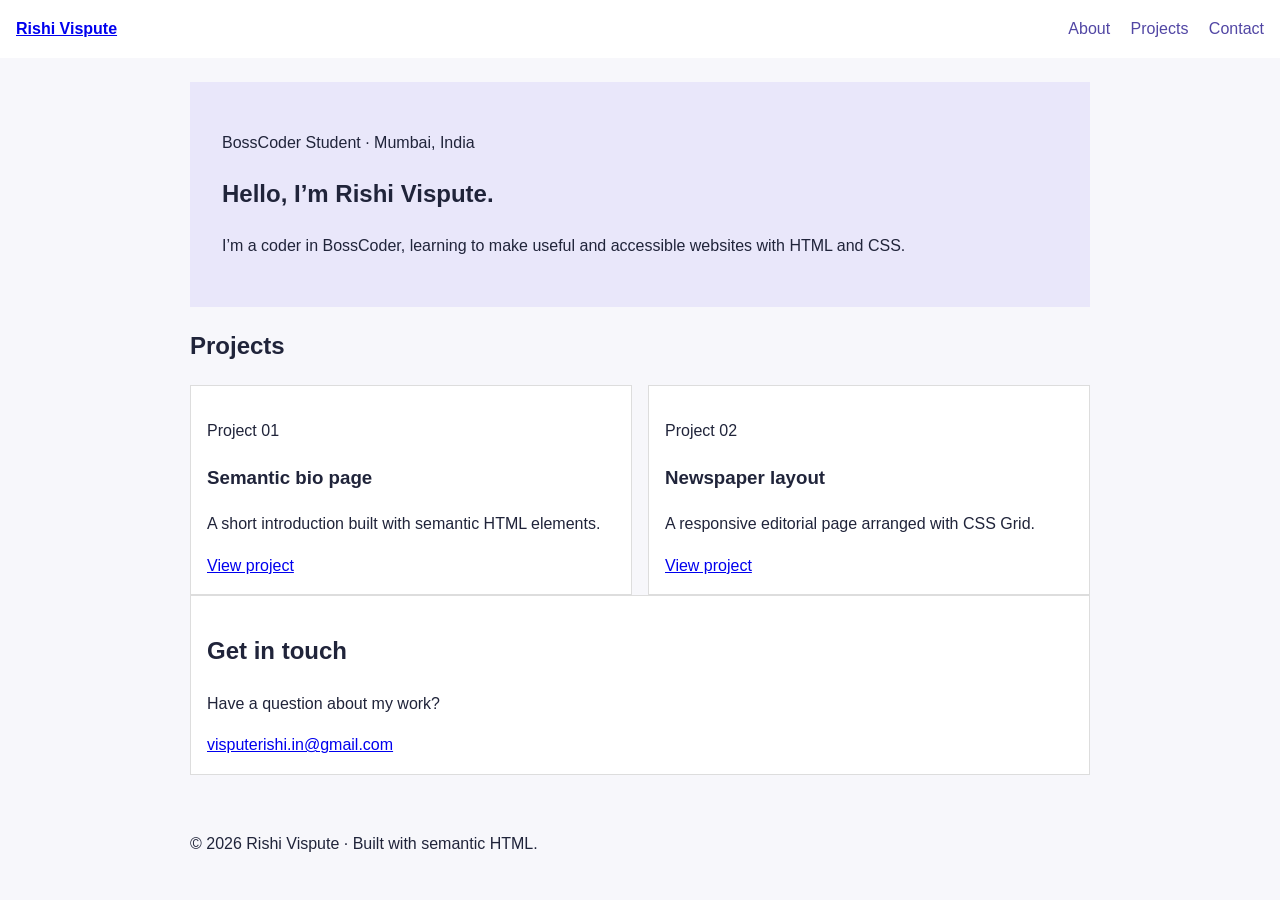
<file: Module2/P6/index.html>
<!doctype html>
<html lang="en">
  <head>
    <meta charset="utf-8">
    <meta name="viewport" content="width=device-width, initial-scale=1">
    <meta name="description" content="A semantic HTML portfolio page for Rishi Vispute, a BossCoder student in Mumbai, India.">
    <title>Rishi Vispute | Portfolio</title>
    <link rel="stylesheet" href="styles.css">
  </head>
  <body>
    <header class="site-header">
      <a class="wordmark" href="#home">Rishi Vispute</a>
      <nav aria-label="Main navigation">
        <a href="#about">About</a>
        <a href="#projects">Projects</a>
        <a href="#contact">Contact</a>
      </nav>
    </header>
    <main id="home">
      <section class="intro" id="about" aria-labelledby="intro-title">
        <p class="eyebrow">BossCoder Student · Mumbai, India</p>
        <h1 id="intro-title">Hello, I’m Rishi Vispute.</h1>
        <p>I’m a coder in BossCoder, learning to make useful and accessible websites with HTML and CSS.</p>
      </section>
      <section id="projects" aria-labelledby="projects-title">
        <h2 id="projects-title">Projects</h2>
        <div class="project-list">
          <article class="project">
            <p class="eyebrow">Project 01</p>
            <h3>Semantic bio page</h3>
            <p>A short introduction built with semantic HTML elements.</p>
            <a href="../P5/bio.html">View project</a>
          </article>
          <article class="project">
            <p class="eyebrow">Project 02</p>
            <h3>Newspaper layout</h3>
            <p>A responsive editorial page arranged with CSS Grid.</p>
            <a href="../../Module3/P11/index.html">View project</a>
          </article>
        </div>
      </section>
      <section class="contact" id="contact" aria-labelledby="contact-title">
        <h2 id="contact-title">Get in touch</h2>
        <p>Have a question about my work?</p>
        <a href="mailto:visputerishi.in@gmail.com">visputerishi.in@gmail.com</a>
      </section>
    </main>
    <footer><p>© 2026 Rishi Vispute · Built with semantic HTML.</p></footer>
  </body>
</html>
</file>
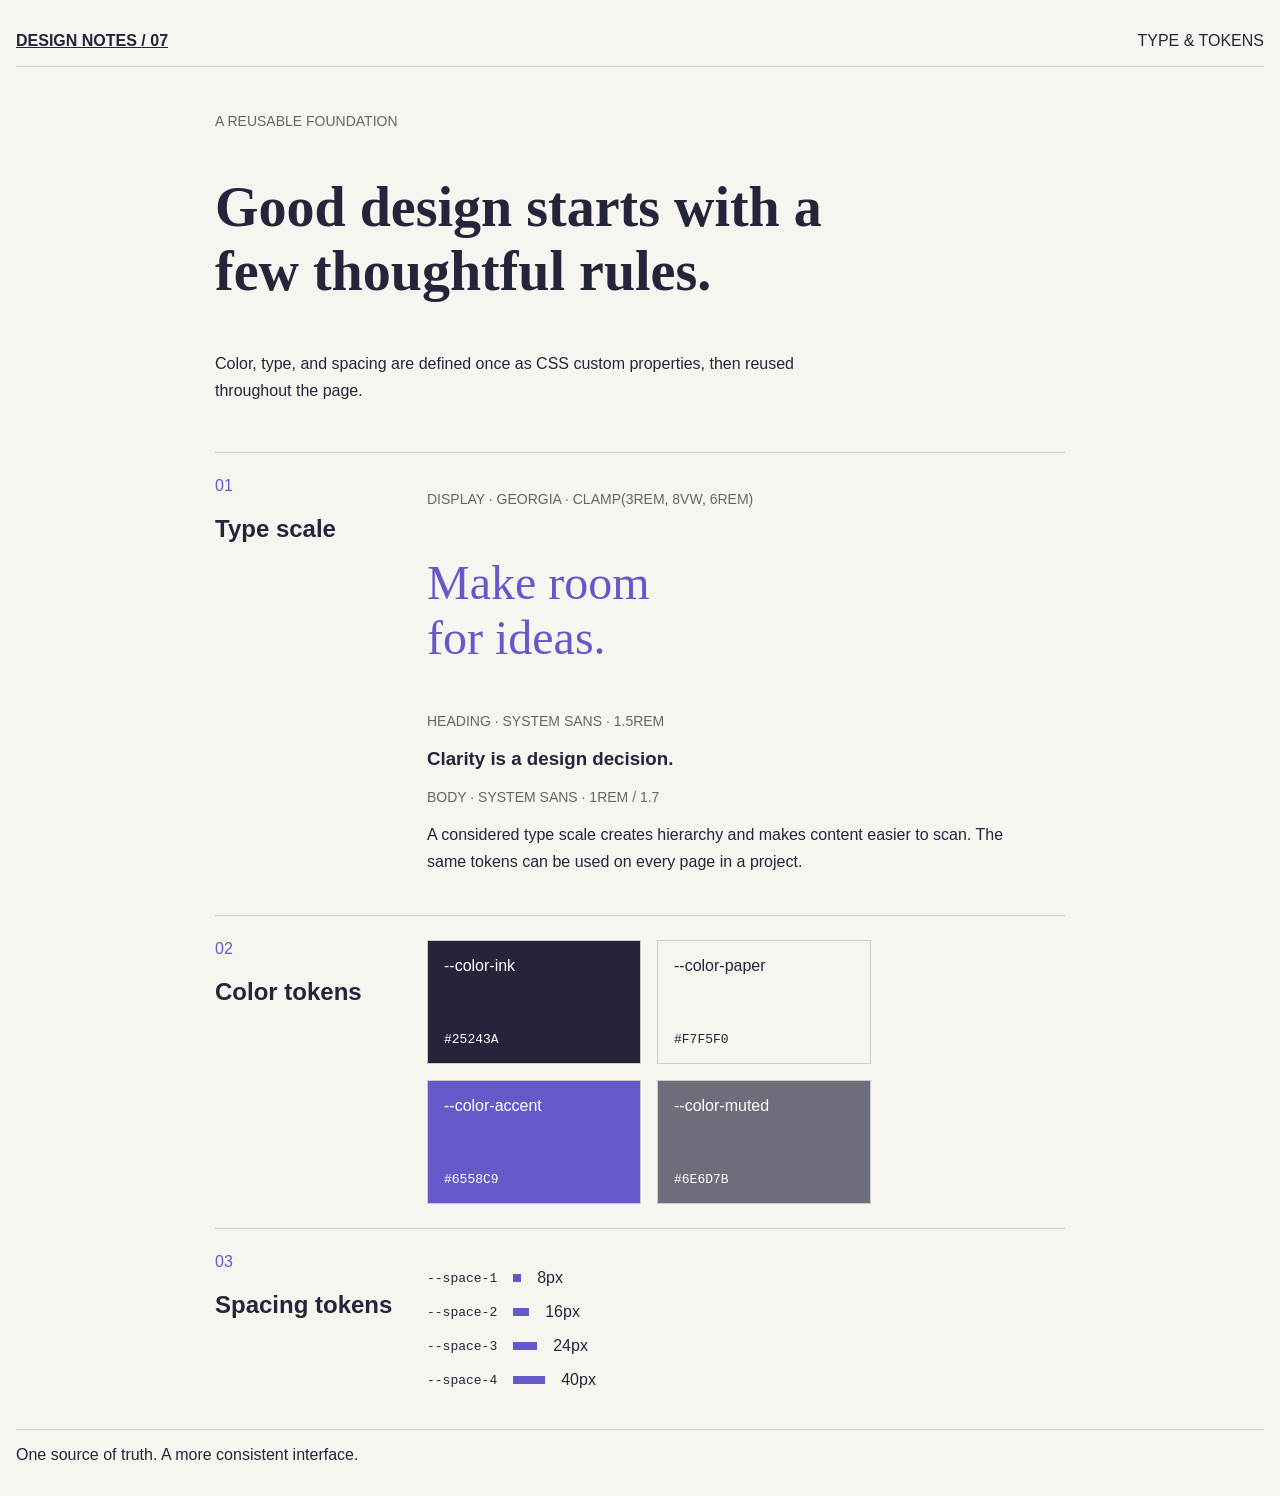
<file: Module2/P7/index.html>
<!doctype html>
<html lang="en">
  <head>
    <meta charset="utf-8">
    <meta name="viewport" content="width=device-width, initial-scale=1">
    <meta name="description" content="A small design system demonstrating CSS custom properties and typography.">
    <title>Design System | P7</title>
    <link rel="stylesheet" href="styles.css">
  </head>
  <body>
    <header class="topbar"><a href="#top">DESIGN NOTES <span>/ 07</span></a><span>TYPE & TOKENS</span></header>
    <main id="top">
      <section class="intro">
        <p class="eyebrow">A reusable foundation</p>
        <h1>Good design starts with a few thoughtful rules.</h1>
        <p class="lede">Color, type, and spacing are defined once as CSS custom properties, then reused throughout the page.</p>
      </section>
      <section class="specimen" aria-labelledby="type-title">
        <div class="section-label"><span>01</span><h2 id="type-title">Type scale</h2></div>
        <div class="type-sample">
          <p class="label">Display · Georgia · clamp(3rem, 8vw, 6rem)</p>
          <p class="type-display">Make room<br>for ideas.</p>
          <p class="label">Heading · system sans · 1.5rem</p>
          <h3>Clarity is a design decision.</h3>
          <p class="label">Body · system sans · 1rem / 1.7</p>
          <p class="body-sample">A considered type scale creates hierarchy and makes content easier to scan. The same tokens can be used on every page in a project.</p>
        </div>
      </section>
      <section class="specimen" aria-labelledby="color-title">
        <div class="section-label"><span>02</span><h2 id="color-title">Color tokens</h2></div>
        <div class="swatches">
          <div class="swatch ink"><span>--color-ink</span><code>#25243A</code></div>
          <div class="swatch paper"><span>--color-paper</span><code>#F7F5F0</code></div>
          <div class="swatch accent"><span>--color-accent</span><code>#6558C9</code></div>
          <div class="swatch muted"><span>--color-muted</span><code>#6E6D7B</code></div>
        </div>
      </section>
      <section class="specimen" aria-labelledby="spacing-title">
        <div class="section-label"><span>03</span><h2 id="spacing-title">Spacing tokens</h2></div>
        <div class="spacing-list"><p><code>--space-1</code><span class="space-bar space-1"></span><span>8px</span></p><p><code>--space-2</code><span class="space-bar space-2"></span><span>16px</span></p><p><code>--space-3</code><span class="space-bar space-3"></span><span>24px</span></p><p><code>--space-4</code><span class="space-bar space-4"></span><span>40px</span></p></div>
      </section>
    </main>
    <footer>One source of truth. A more consistent interface.</footer>
  </body>
</html>
</file>
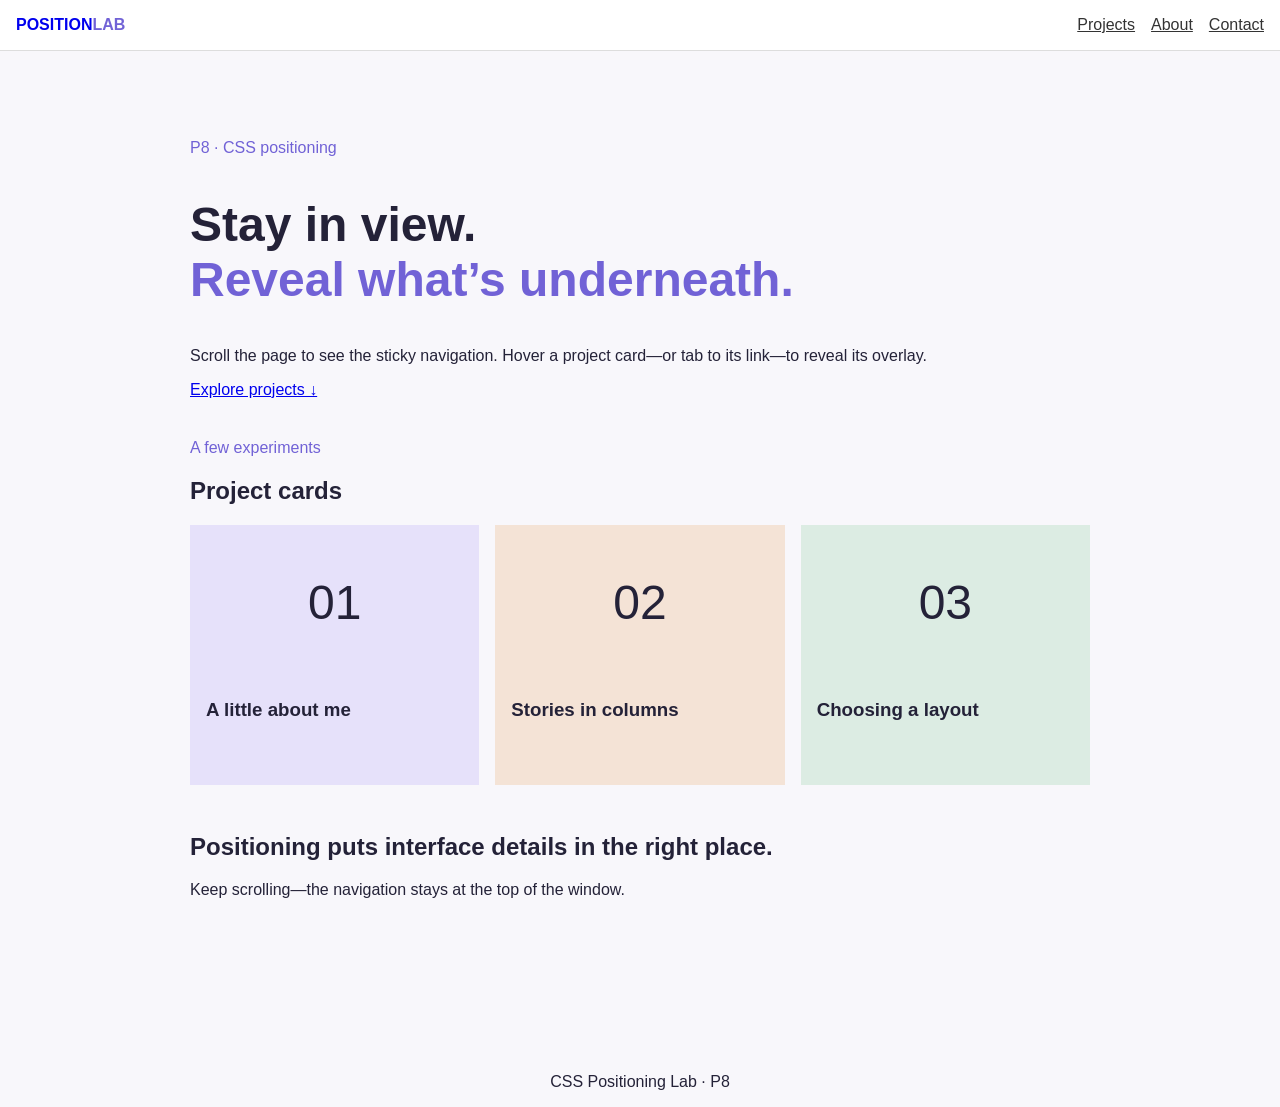
<file: Module2/P8/index.html>
<!doctype html>
<html lang="en">
  <head>
    <meta charset="utf-8">
    <meta name="viewport" content="width=device-width, initial-scale=1">
    <meta name="description" content="A sticky navigation bar and keyboard-accessible project card overlays.">
    <title>Positioning Lab | P8</title>
    <link rel="stylesheet" href="styles.css">
  </head>
  <body>
    <header class="site-header">
      <a class="logo" href="#home">POSITION<span>LAB</span></a>
      <nav aria-label="Main navigation"><a href="#projects">Projects</a><a href="#about">About</a><a href="#contact">Contact</a></nav>
    </header>
    <main id="home">
      <section class="hero">
        <p class="eyebrow">P8 · CSS positioning</p>
        <h1>Stay in view.<br><span>Reveal what’s underneath.</span></h1>
        <p>Scroll the page to see the sticky navigation. Hover a project card—or tab to its link—to reveal its overlay.</p>
        <a class="jump-link" href="#projects">Explore projects ↓</a>
      </section>
      <section class="projects" id="projects" aria-labelledby="projects-heading">
        <p class="eyebrow">A few experiments</p>
        <h2 id="projects-heading">Project cards</h2>
        <div class="card-grid">
          <article class="project-card card-one">
            <div class="art"><span>01</span></div>
            <div class="overlay"><p>HTML · PAGE DESIGN</p><h3>Bio page</h3><p>A clear introduction built with semantic HTML.</p><a href="../P5/bio.html">Open exercise ↗</a></div>
            <h3 class="caption">A little about me</h3>
          </article>
          <article class="project-card card-two">
            <div class="art"><span>02</span></div>
            <div class="overlay"><p>CSS · GRID</p><h3>Editorial layout</h3><p>A newspaper page arranged with named grid areas.</p><a href="../../Module3/P11/index.html">Open exercise ↗</a></div>
            <h3 class="caption">Stories in columns</h3>
          </article>
          <article class="project-card card-three">
            <div class="art"><span>03</span></div>
            <div class="overlay"><p>CSS · LAYOUT</p><h3>Flex or Grid?</h3><p>A responsive comparison of two layout systems.</p><a href="../../Module3/P13/index.html">Open exercise ↗</a></div>
            <h3 class="caption">Choosing a layout</h3>
          </article>
        </div>
      </section>
      <section class="more" id="about"><h2 id="contact">Positioning puts interface details in the right place.</h2><p>Keep scrolling—the navigation stays at the top of the window.</p></section>
    </main>
    <footer>CSS Positioning Lab · P8</footer>
  </body>
</html>
</file>
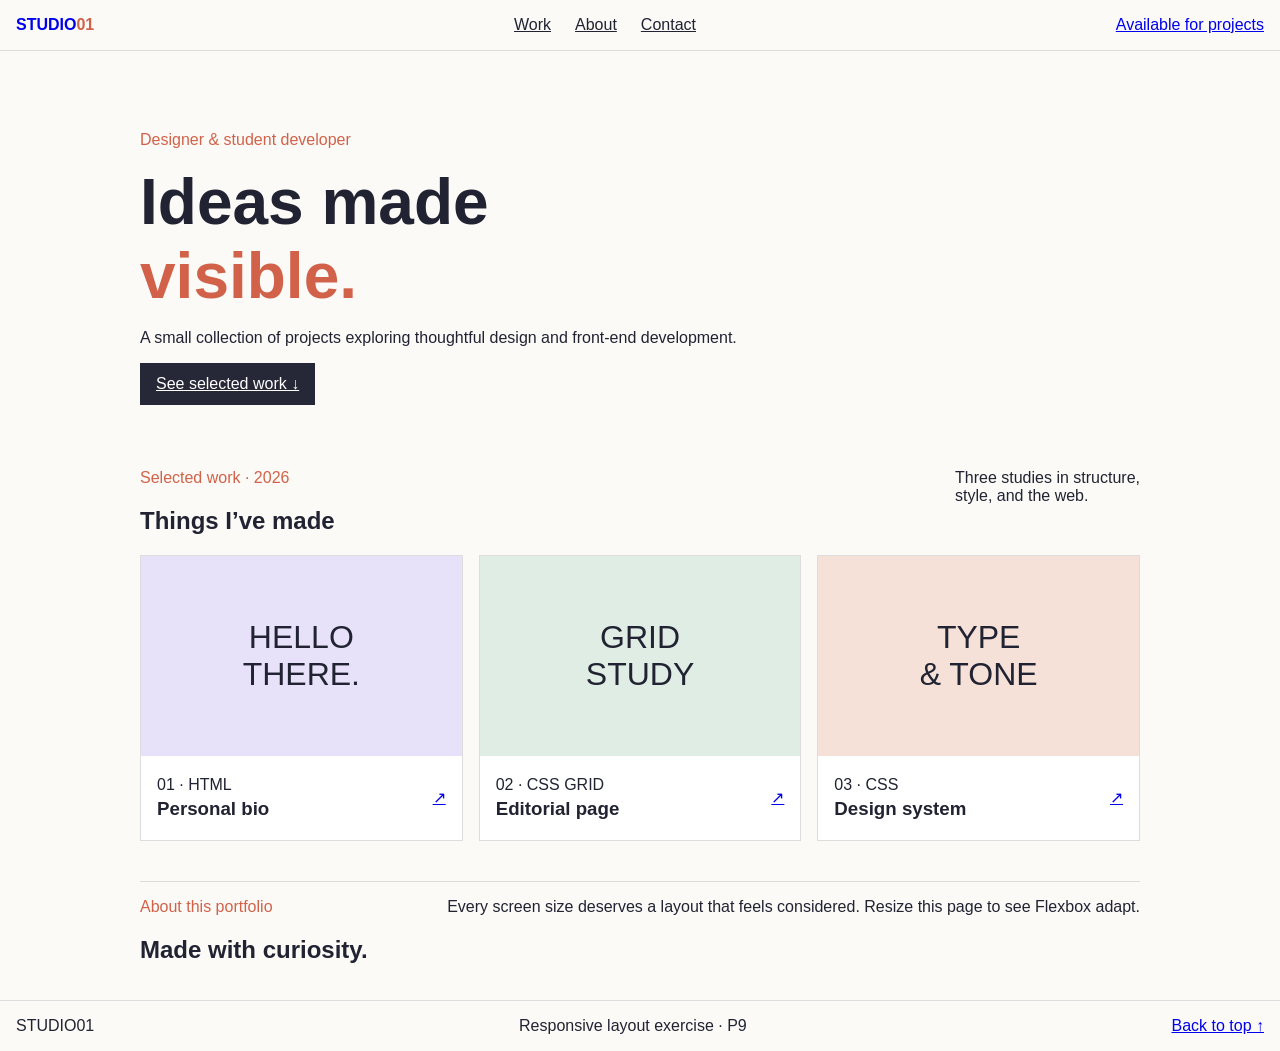
<file: Module2/P9/index.html>
<!doctype html>
<html lang="en">
  <head>
    <meta charset="utf-8">
    <meta name="viewport" content="width=device-width, initial-scale=1">
    <meta name="description" content="A responsive portfolio navigation and project card layout using Flexbox.">
    <title>Flexbox Portfolio | P9</title>
    <link rel="stylesheet" href="styles.css">
  </head>
  <body>
    <header class="site-header">
      <a class="brand" href="#home">STUDIO<span>01</span></a>
      <nav aria-label="Main navigation"><a href="#work">Work</a><a href="#about">About</a><a href="#contact">Contact</a></nav>
      <a class="availability" href="#contact"><span></span> Available for projects</a>
    </header>
    <main id="home">
      <section class="hero">
        <p class="eyebrow">Designer & student developer</p>
        <h1>Ideas made<br><span>visible.</span></h1>
        <p>A small collection of projects exploring thoughtful design and front-end development.</p>
        <a class="button" href="#work">See selected work ↓</a>
      </section>
      <section class="work" id="work" aria-labelledby="work-title">
        <div class="section-heading"><div><p class="eyebrow">Selected work · 2026</p><h2 id="work-title">Things I’ve made</h2></div><p>Three studies in structure,<br>style, and the web.</p></div>
        <div class="project-list">
          <article class="project-card">
            <div class="art art-one"><span>HELLO<br>THERE.</span></div>
            <div class="card-info"><div><p>01 · HTML</p><h3>Personal bio</h3></div><a href="../P5/bio.html" aria-label="View the personal bio exercise">↗</a></div>
          </article>
          <article class="project-card">
            <div class="art art-two"><span class="shape"></span><span>GRID<br>STUDY</span></div>
            <div class="card-info"><div><p>02 · CSS GRID</p><h3>Editorial page</h3></div><a href="../../Module3/P11/index.html" aria-label="View the editorial page exercise">↗</a></div>
          </article>
          <article class="project-card">
            <div class="art art-three"><span>TYPE<br>& TONE</span></div>
            <div class="card-info"><div><p>03 · CSS</p><h3>Design system</h3></div><a href="../P7/index.html" aria-label="View the design system exercise">↗</a></div>
          </article>
        </div>
      </section>
      <section class="contact" id="about"><div><p class="eyebrow">About this portfolio</p><h2 id="contact">Made with curiosity.</h2></div><p>Every screen size deserves a layout that feels considered. Resize this page to see Flexbox adapt.</p></section>
    </main>
    <footer><span>STUDIO01</span><span>Responsive layout exercise · P9</span><a href="#home">Back to top ↑</a></footer>
  </body>
</html>
</file>
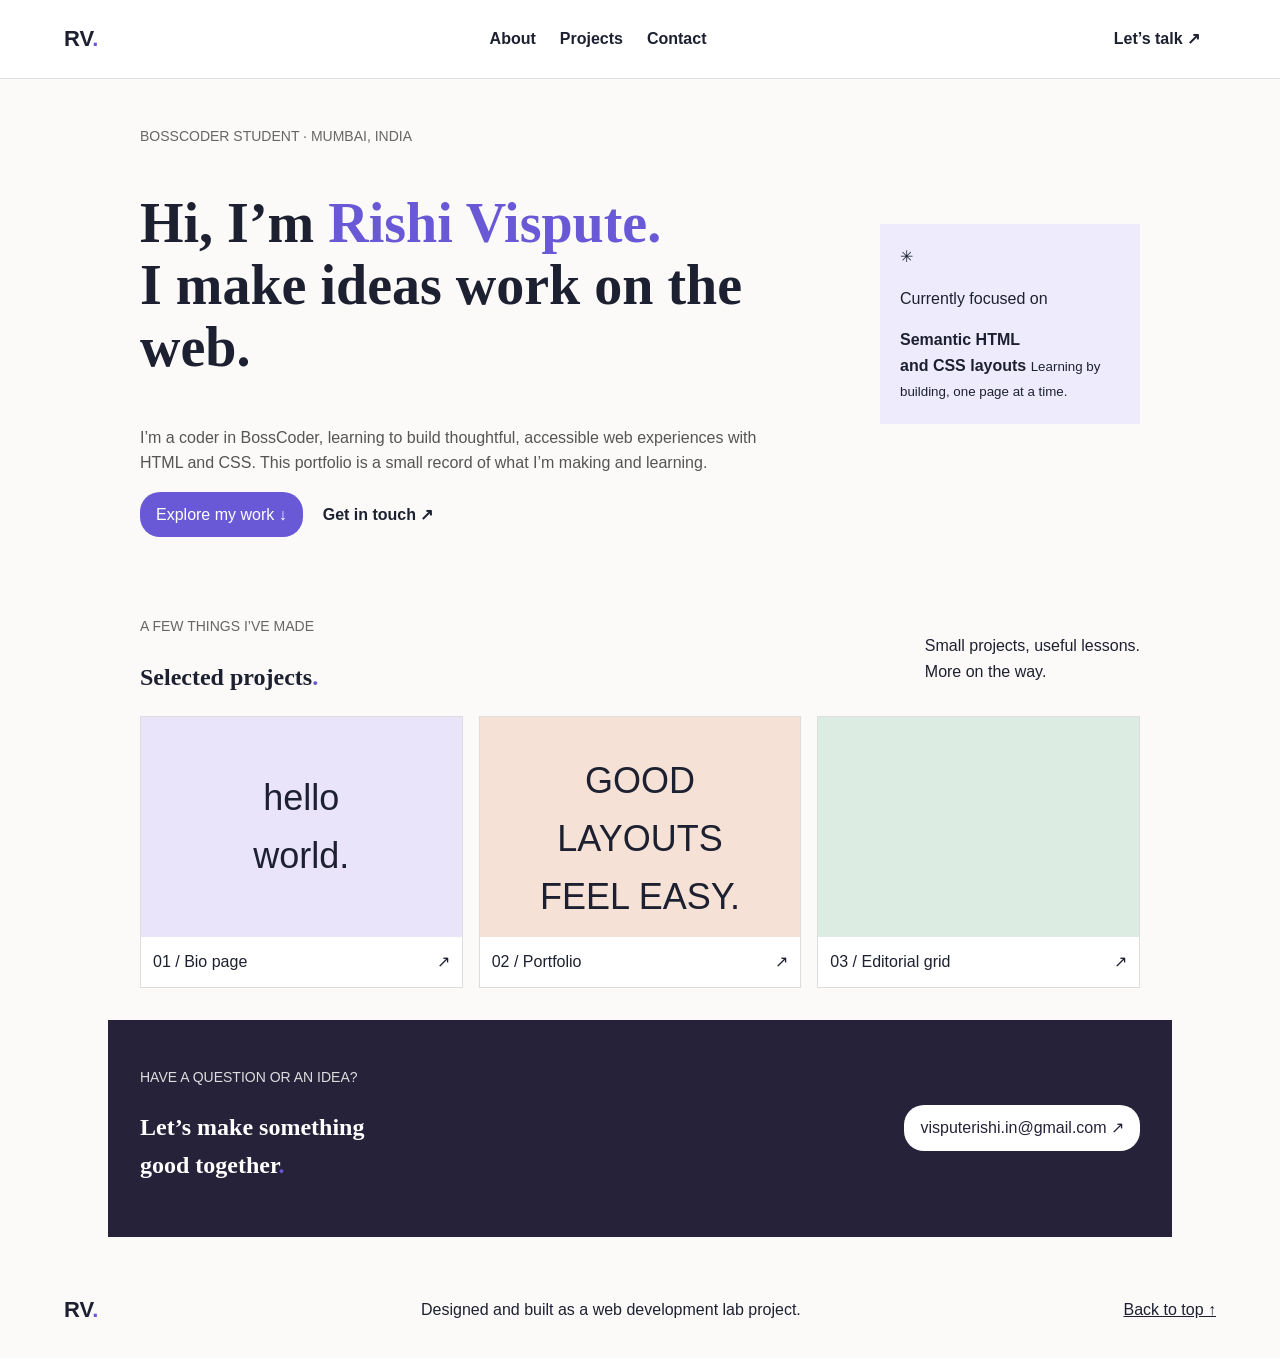
<file: Module2/portfolio/index.html>
<!doctype html>
<html lang="en">
  <head>
    <meta charset="utf-8">
    <meta name="viewport" content="width=device-width, initial-scale=1">
    <meta name="description" content="The portfolio of Rishi Vispute, a BossCoder student and coder in Mumbai, India.">
    <title>Rishi Vispute | Portfolio</title>
    <link rel="stylesheet" href="styles.css">
  </head>
  <body>
    <header class="site-header">
      <a class="brand" href="#home" aria-label="Rishi Vispute, home">RV<span>.</span></a>
      <nav class="site-nav" aria-label="Main navigation">
        <a href="#about">About</a>
        <a href="#projects">Projects</a>
        <a href="#contact">Contact</a>
      </nav>
      <a class="header-link" href="#contact">Let’s talk <span aria-hidden="true">↗</span></a>
    </header>

    <main id="home">
      <section class="hero section-wrap" id="about" aria-labelledby="hero-title">
        <div class="hero-copy">
          <p class="eyebrow">
            <span class="status-dot"></span>
            BossCoder Student · Mumbai, India
          </p>
          <h1 id="hero-title">Hi, I’m <span>Rishi Vispute.</span><br>I make ideas work on the web.</h1>
          <p class="hero-description">I’m a coder in BossCoder, learning to build thoughtful, accessible web experiences with HTML and CSS. This portfolio is a small record of what I’m making and learning.</p>
          <div class="hero-actions">
            <a class="button button-primary" href="#projects">Explore my work <span aria-hidden="true">↓</span></a>
            <a class="text-link" href="#contact">Get in touch <span aria-hidden="true">↗</span></a>
          </div>
        </div>
        <aside class="hero-note" aria-label="Current focus">
          <span class="note-mark" aria-hidden="true">✳</span>
          <p>Currently focused on</p>
          <strong>Semantic HTML<br>and CSS layouts</strong>
          <span class="note-line"></span>
          <small>Learning by building, one page at a time.</small>
        </aside>
      </section>

      <section class="projects section-wrap" id="projects" aria-labelledby="projects-title">
        <div class="section-heading">
          <div>
            <p class="eyebrow">A few things I’ve made</p>
            <h2 id="projects-title">Selected projects<span class="accent">.</span></h2>
          </div>
          <p class="section-aside">Small projects, useful lessons.<br>More on the way.</p>
        </div>
        <div class="project-grid">
          <article class="project-card project-lilac">
            <div class="project-art art-profile" aria-hidden="true">
              <span>hello<br>world<span class="art-dot">.</span></span>
            </div>
            <div class="project-overlay">
              <span class="project-type">HTML · CSS</span>
              <h3>Personal bio page</h3>
              <p>A simple, semantic introduction with a clear reading flow.</p>
              <a href="../P5/bio.html" aria-label="View the personal bio page exercise">View exercise <span aria-hidden="true">↗</span></a>
            </div>
            <div class="project-caption">
              <span>01 / Bio page</span>
              <span aria-hidden="true">↗</span>
            </div>
          </article>
          <article class="project-card project-peach">
            <div class="project-art art-layout" aria-hidden="true">
              <span class="layout-shape"></span>
              <span class="layout-caption">GOOD<br>LAYOUTS<br>FEEL EASY.</span>
            </div>
            <div class="project-overlay">
              <span class="project-type">CSS · FLEXBOX</span>
              <h3>Responsive portfolio</h3>
              <p>A responsive page exploring navigation, type, and project cards.</p>
              <a href="#about" aria-label="Return to the portfolio introduction">Explore this page <span aria-hidden="true">↗</span></a>
            </div>
            <div class="project-caption">
              <span>02 / Portfolio</span>
              <span aria-hidden="true">↗</span>
            </div>
          </article>
          <article class="project-card project-mint">
            <div class="project-art art-grid" aria-hidden="true">
              <span class="grid-box grid-box-one"></span>
              <span class="grid-box grid-box-two"></span>
              <span class="grid-box grid-box-three"></span>
              <span class="grid-box grid-box-four"></span>
            </div>
            <div class="project-overlay">
              <span class="project-type">CSS GRID</span>
              <h3>Newspaper layout</h3>
              <p>A multi-column editorial layout built with named grid areas.</p>
              <a href="../../Module3/P11/index.html" aria-label="View the newspaper layout exercise">View exercise <span aria-hidden="true">↗</span></a>
            </div>
            <div class="project-caption">
              <span>03 / Editorial grid</span>
              <span aria-hidden="true">↗</span>
            </div>
          </article>
        </div>
      </section>

      <section class="contact section-wrap" id="contact" aria-labelledby="contact-title">
        <div>
          <p class="eyebrow">Have a question or an idea?</p>
          <h2 id="contact-title">Let’s make something<br>good together<span class="accent">.</span></h2>
        </div>
        <a class="button button-light" href="mailto:visputerishi.in@gmail.com">visputerishi.in@gmail.com <span aria-hidden="true">↗</span></a>
      </section>
    </main>

    <footer class="site-footer">
      <a class="brand" href="#home">RV<span>.</span></a>
      <p>Designed and built as a web development lab project.</p>
      <a href="#home">Back to top ↑</a>
    </footer>
  </body>
</html>
</file>
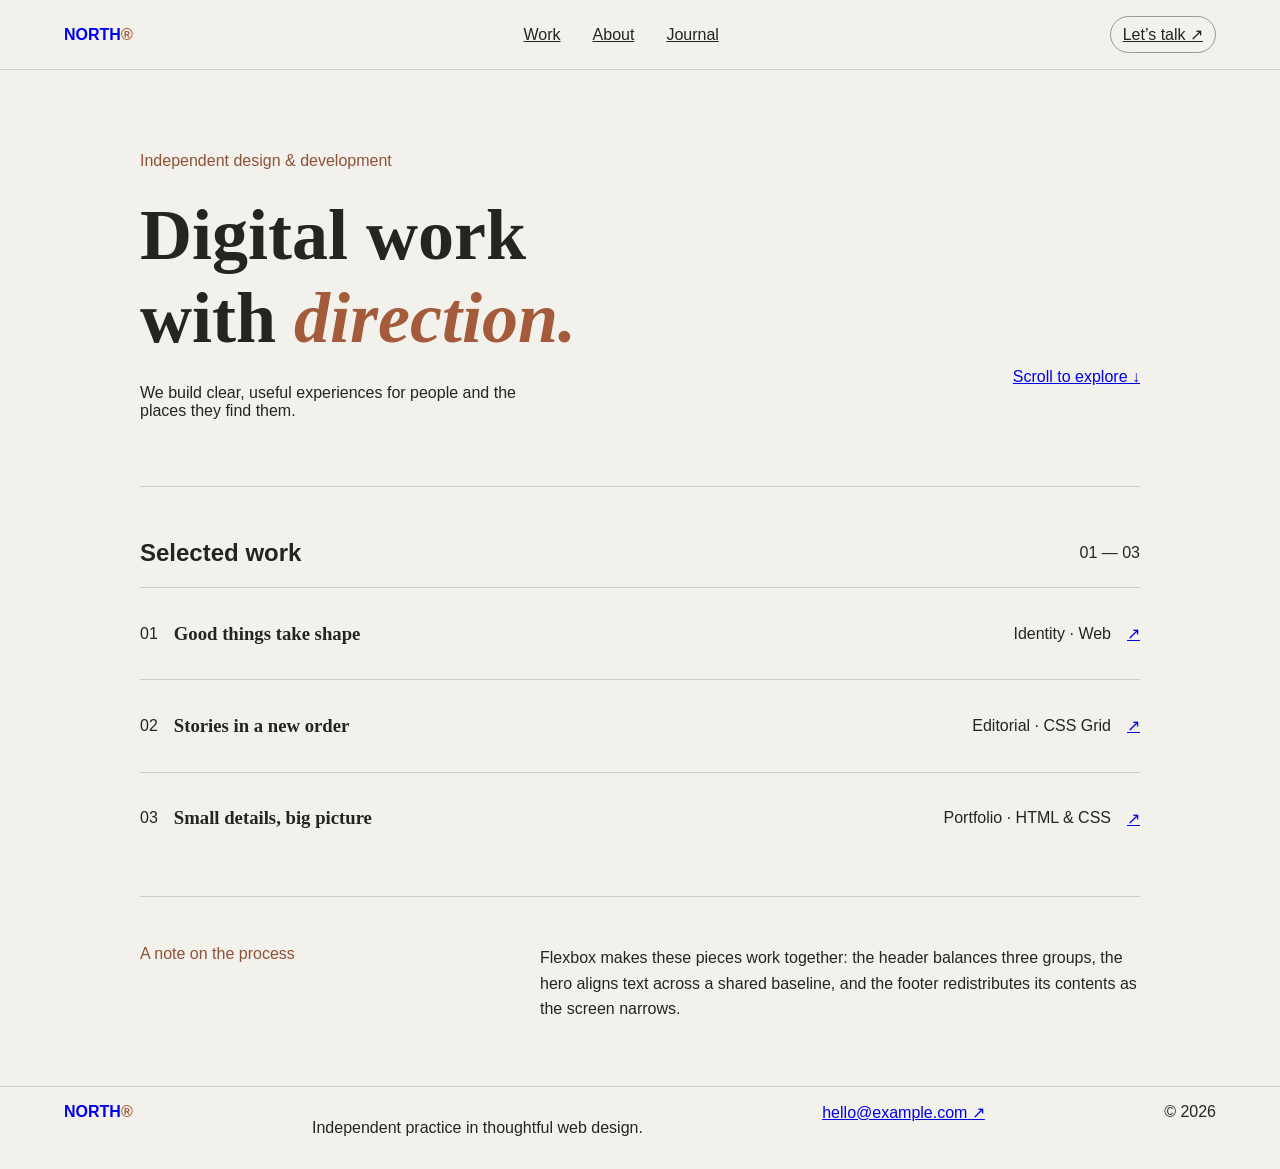
<file: Module3/P10/index.html>
<!doctype html>
<html lang="en">
  <head>
    <meta charset="utf-8">
    <meta name="viewport" content="width=device-width, initial-scale=1">
    <meta name="description" content="An advanced Flexbox portfolio header, hero, and footer exercise.">
    <title>Flexbox Portfolio | P10</title>
    <link rel="stylesheet" href="styles.css">
  </head>
  <body>
    <header class="site-header">
      <a class="brand" href="#home">NORTH<span>®</span></a>
      <nav aria-label="Main navigation"><a href="#work">Work</a><a href="#about">About</a><a href="#journal">Journal</a></nav>
      <a class="contact-link" href="mailto:hello@example.com">Let’s talk <span aria-hidden="true">↗</span></a>
    </header>
    <main id="home">
      <section class="hero" id="about">
        <p class="eyebrow">Independent design & development</p>
        <h1>Digital work<br>with <em>direction.</em></h1>
        <div class="hero-bottom"><p>We build clear, useful experiences for people and the places they find them.</p><a href="#work">Scroll to explore <span aria-hidden="true">↓</span></a></div>
      </section>
      <section class="work" id="work" aria-labelledby="work-title">
        <div class="section-heading"><h2 id="work-title">Selected work</h2><p>01 — 03</p></div>
        <div class="work-row"><span>01</span><h3>Good things take shape</h3><span>Identity · Web</span><a href="../../Module2/P7/index.html" aria-label="View the design system exercise">↗</a></div>
        <div class="work-row"><span>02</span><h3>Stories in a new order</h3><span>Editorial · CSS Grid</span><a href="../P11/index.html" aria-label="View the newspaper grid exercise">↗</a></div>
        <div class="work-row"><span>03</span><h3>Small details, big picture</h3><span>Portfolio · HTML & CSS</span><a href="../../Module2/P9/index.html" aria-label="View the responsive portfolio exercise">↗</a></div>
      </section>
      <section class="journal" id="journal"><p class="eyebrow">A note on the process</p><p>Flexbox makes these pieces work together: the header balances three groups, the hero aligns text across a shared baseline, and the footer redistributes its contents as the screen narrows.</p></section>
    </main>
    <footer class="site-footer">
      <a class="brand" href="#home">NORTH<span>®</span></a>
      <p>Independent practice in thoughtful web design.</p>
      <a href="mailto:hello@example.com">hello@example.com <span aria-hidden="true">↗</span></a>
      <span class="copyright">© 2026</span>
    </footer>
  </body>
</html>
</file>
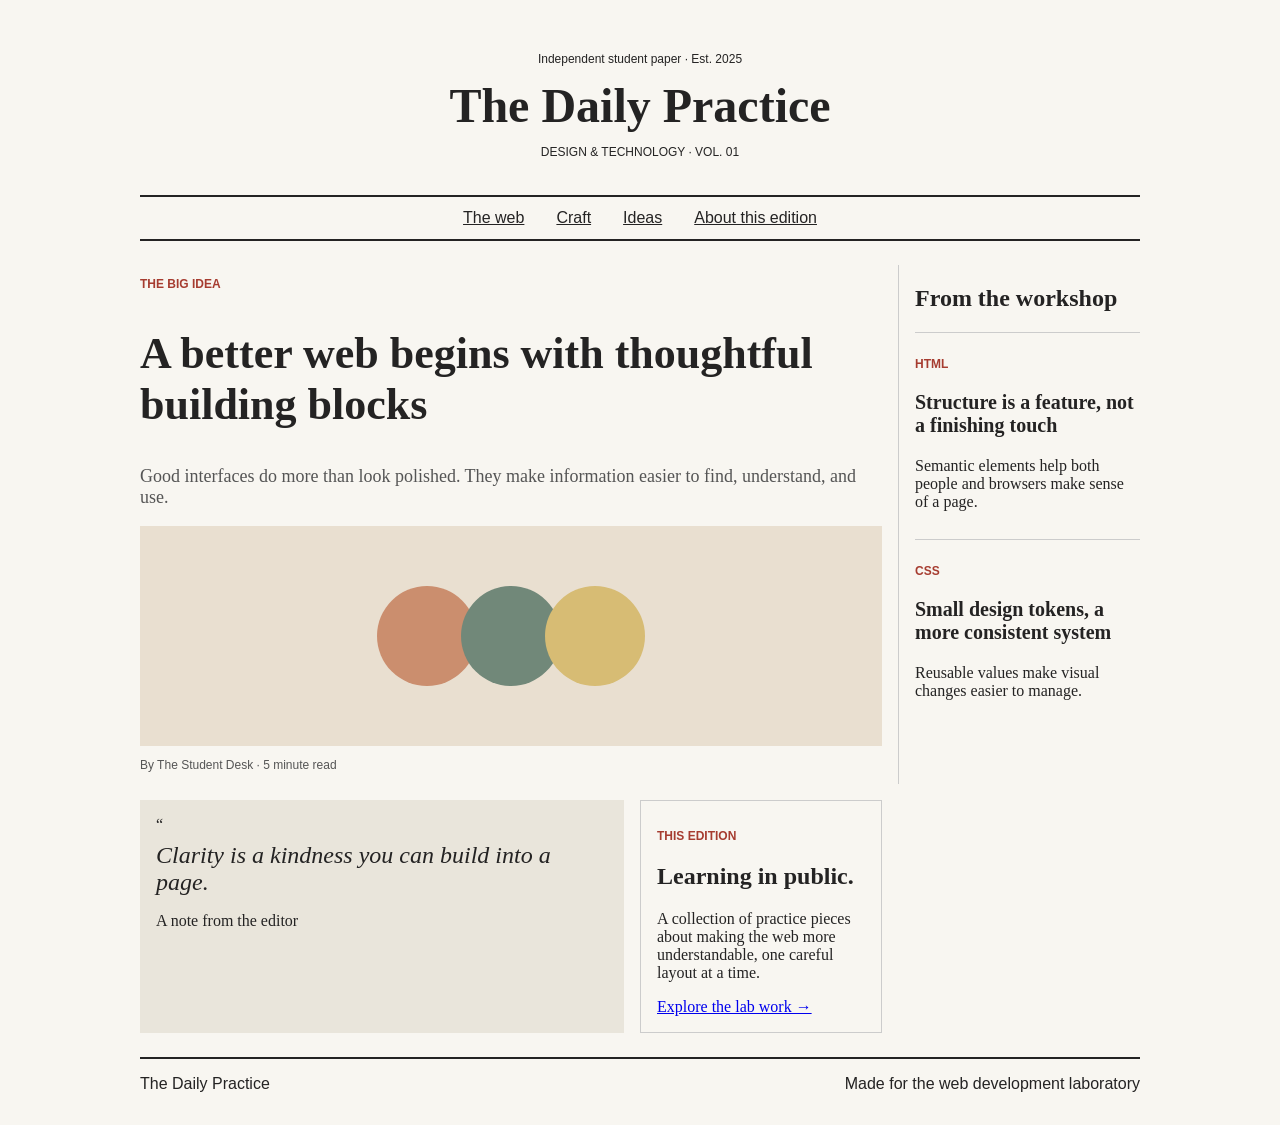
<file: Module3/P11/index.html>
<!doctype html>
<html lang="en">
  <head>
    <meta charset="utf-8">
    <meta name="viewport" content="width=device-width, initial-scale=1">
    <meta name="description" content="A sample newspaper page demonstrating CSS Grid.">
    <title>The Daily Practice — Design & Technology</title>
    <link rel="stylesheet" href="styles.css">
  </head>
  <body>
    <header class="masthead">
      <p class="edition">Independent student paper · Est. 2025</p>
      <a class="paper-name" href="#top">The Daily Practice</a>
      <p class="date">DESIGN & TECHNOLOGY · VOL. 01</p>
    </header>
    <nav class="paper-nav" aria-label="Sections">
      <a href="#lead">The web</a><a href="#craft">Craft</a><a href="#ideas">Ideas</a><a href="#about">About this edition</a>
    </nav>
    <main class="newspaper-grid" id="top">
      <article class="lead-story" id="lead">
        <p class="category">THE BIG IDEA</p>
        <h1>A better web begins with thoughtful building blocks</h1>
        <p class="dek">Good interfaces do more than look polished. They make information easier to find, understand, and use.</p>
        <div class="lead-art" role="img" aria-label="Abstract illustration of colorful overlapping geometric shapes"><span></span><span></span><span></span></div>
        <p class="byline">By The Student Desk <span>·</span> 5 minute read</p>
      </article>
      <aside class="side-stories" id="craft" aria-labelledby="craft-title">
        <h2 id="craft-title">From the workshop</h2>
        <article class="brief">
          <p class="category">HTML</p>
          <h3>Structure is a feature, not a finishing touch</h3>
          <p>Semantic elements help both people and browsers make sense of a page.</p>
        </article>
        <article class="brief">
          <p class="category">CSS</p>
          <h3>Small design tokens, a more consistent system</h3>
          <p>Reusable values make visual changes easier to manage.</p>
        </article>
      </aside>
      <section class="quote-box" id="ideas">
        <span aria-hidden="true">“</span>
        <blockquote>Clarity is a kindness you can build into a page.</blockquote>
        <p>A note from the editor</p>
      </section>
      <aside class="about-box" id="about">
        <p class="category">THIS EDITION</p>
        <h2>Learning in public.</h2>
        <p>A collection of practice pieces about making the web more understandable, one careful layout at a time.</p>
        <a href="../../../README.md">Explore the lab work →</a>
      </aside>
    </main>
    <footer class="paper-footer"><span>The Daily Practice</span><span>Made for the web development laboratory</span></footer>
  </body>
</html>
</file>
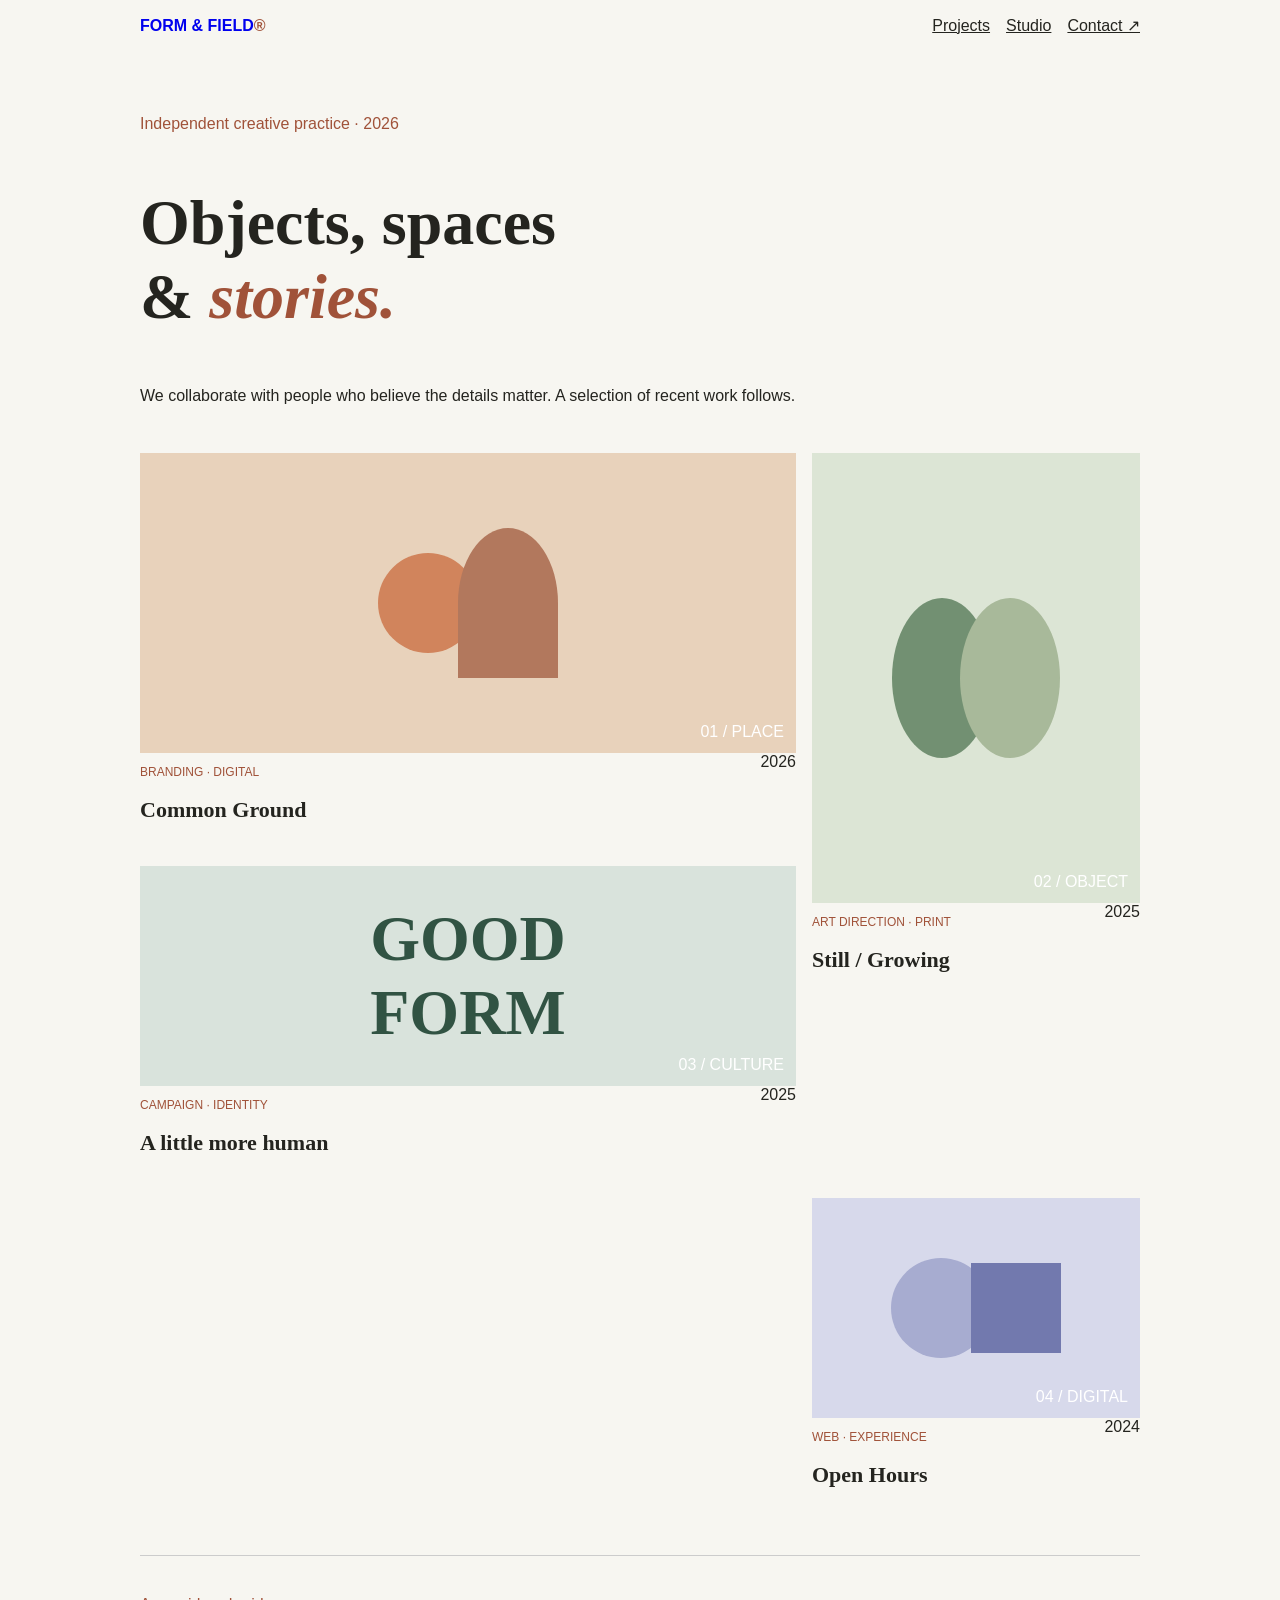
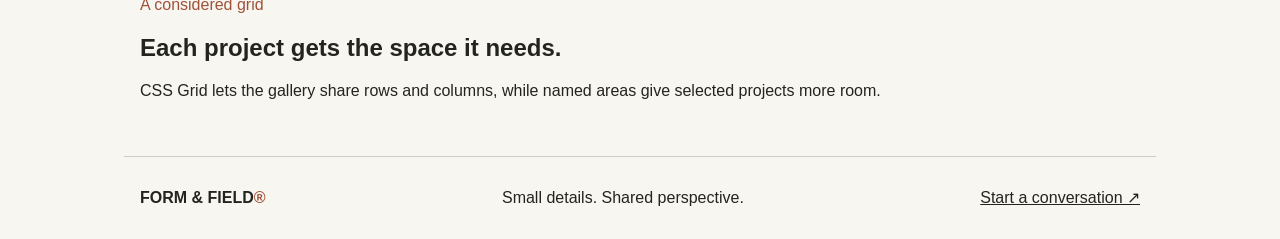
<file: Module3/P12/index.html>
<!doctype html>
<html lang="en">
  <head>
    <meta charset="utf-8">
    <meta name="viewport" content="width=device-width, initial-scale=1">
    <meta name="description" content="A portfolio project gallery demonstrating responsive CSS Grid.">
    <title>Selected Projects | P12</title>
    <link rel="stylesheet" href="styles.css">
  </head>
  <body>
    <header class="site-header"><a class="logo" href="#top">FORM & FIELD<span>®</span></a><nav aria-label="Main navigation"><a href="#projects">Projects</a><a href="#studio">Studio</a><a href="mailto:hello@example.com">Contact ↗</a></nav></header>
    <main id="top">
      <section class="intro"><p class="eyebrow">Independent creative practice · 2026</p><h1>Objects, spaces<br>& <em>stories.</em></h1><p>We collaborate with people who believe the details matter. A selection of recent work follows.</p></section>
      <section class="projects" id="projects" aria-label="Selected projects">
        <article class="project project-large">
          <div class="project-image image-one" role="img" aria-label="Abstract warm-toned architectural shapes"><span class="sun"></span><span class="arch"></span><span class="image-label">01 / PLACE</span></div>
          <div class="project-info"><div><p>BRANDING · DIGITAL</p><h2>Common Ground</h2></div><span>2026</span></div>
        </article>
        <article class="project project-tall">
          <div class="project-image image-two" role="img" aria-label="Abstract green botanical forms"><span class="leaf leaf-one"></span><span class="leaf leaf-two"></span><span class="image-label">02 / OBJECT</span></div>
          <div class="project-info"><div><p>ART DIRECTION · PRINT</p><h2>Still / Growing</h2></div><span>2025</span></div>
        </article>
        <article class="project project-wide">
          <div class="project-image image-three" role="img" aria-label="Color-blocked graphic poster composition"><span class="poster-word">GOOD<br>FORM</span><span class="image-label">03 / CULTURE</span></div>
          <div class="project-info"><div><p>CAMPAIGN · IDENTITY</p><h2>A little more human</h2></div><span>2025</span></div>
        </article>
        <article class="project project-small">
          <div class="project-image image-four" role="img" aria-label="Abstract blue geometric composition"><span class="blue-disc"></span><span class="blue-square"></span><span class="image-label">04 / DIGITAL</span></div>
          <div class="project-info"><div><p>WEB · EXPERIENCE</p><h2>Open Hours</h2></div><span>2024</span></div>
        </article>
      </section>
      <section class="studio" id="studio"><p class="eyebrow">A considered grid</p><h2>Each project gets the space it needs.</h2><p>CSS Grid lets the gallery share rows and columns, while named areas give selected projects more room.</p></section>
    </main>
    <footer><a class="logo" href="#top">FORM & FIELD<span>®</span></a><p>Small details. Shared perspective.</p><a href="mailto:hello@example.com">Start a conversation ↗</a></footer>
  </body>
</html>
</file>
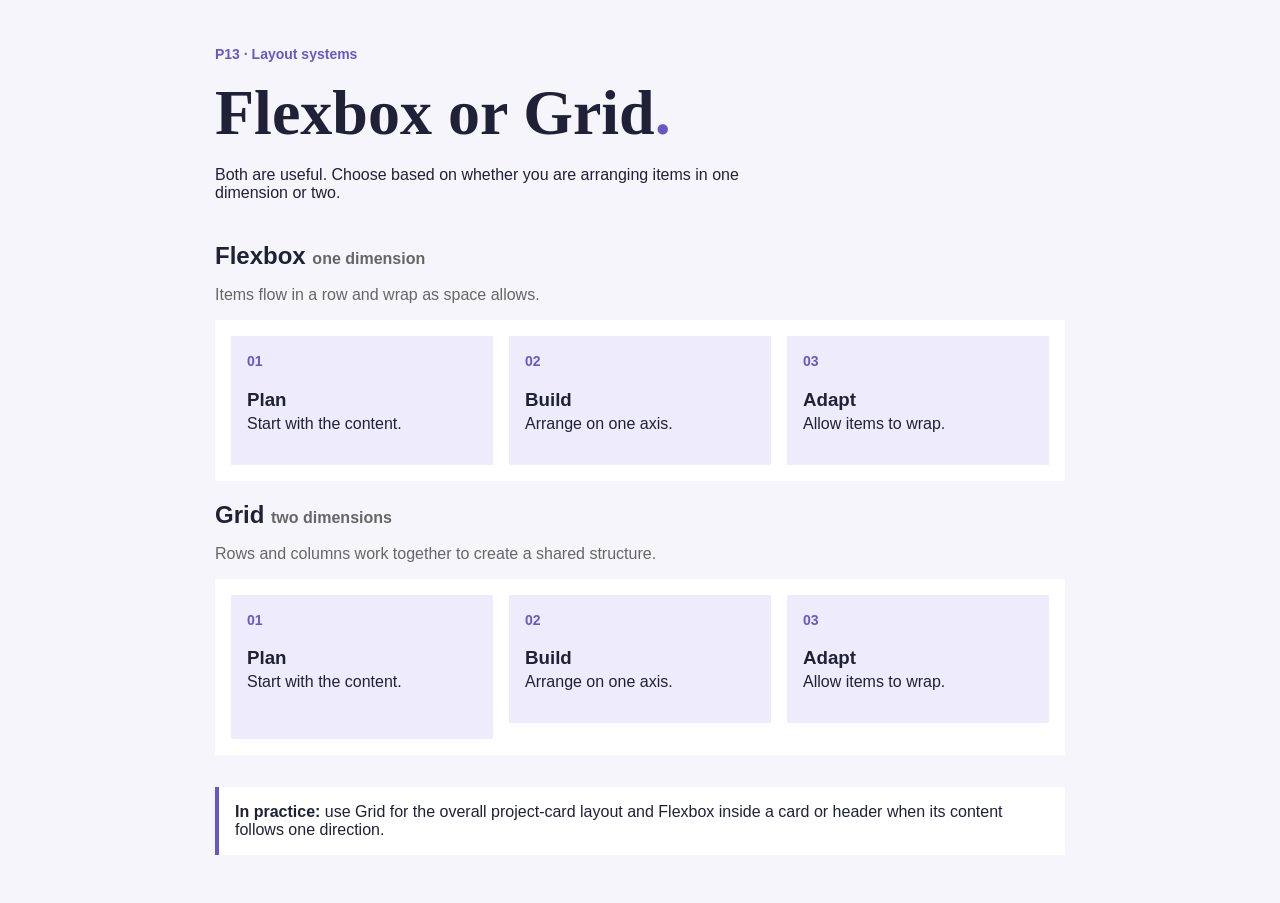
<file: Module3/P13/index.html>
<!doctype html>
<html lang="en">
  <head>
    <meta charset="utf-8">
    <meta name="viewport" content="width=device-width, initial-scale=1">
    <meta name="description" content="A comparison of CSS Flexbox and Grid layouts.">
    <title>Flexbox or Grid? — Layout comparison</title>
    <link rel="stylesheet" href="styles.css">
  </head>
  <body>
    <main>
      <header class="intro">
        <p class="eyebrow">P13 · Layout systems</p>
        <h1>Flexbox or Grid<span>.</span></h1>
        <p>Both are useful. Choose based on whether you are arranging items in one dimension or two.</p>
      </header>
      <section aria-labelledby="flex-title">
        <div class="section-title"><h2 id="flex-title">Flexbox <span>one dimension</span></h2><p>Items flow in a row and wrap as space allows.</p></div>
        <div class="demo flex-demo">
          <article><span>01</span><h3>Plan</h3><p>Start with the content.</p></article>
          <article><span>02</span><h3>Build</h3><p>Arrange on one axis.</p></article>
          <article><span>03</span><h3>Adapt</h3><p>Allow items to wrap.</p></article>
        </div>
      </section>
      <section aria-labelledby="grid-title">
        <div class="section-title"><h2 id="grid-title">Grid <span>two dimensions</span></h2><p>Rows and columns work together to create a shared structure.</p></div>
        <div class="demo grid-demo">
          <article><span>01</span><h3>Plan</h3><p>Start with the content.</p></article>
          <article><span>02</span><h3>Build</h3><p>Arrange on one axis.</p></article>
          <article><span>03</span><h3>Adapt</h3><p>Allow items to wrap.</p></article>
        </div>
      </section>
      <p class="takeaway"><strong>In practice:</strong> use Grid for the overall project-card layout and Flexbox inside a card or header when its content follows one direction.</p>
    </main>
  </body>
</html>
</file>
<file: Module2/P6/styles.css>
body {
  margin: 0;
  background-color: #f7f7fb;
  color: #20243a;
  font-family: Arial, sans-serif;
  line-height: 1.6;
}

.site-header {
  display: flex;
  justify-content: space-between;
  padding: 16px;
  background-color: white;
}

.wordmark {
  font-weight: bold;
}

nav a {
  margin-left: 16px;
  color: #5146a4;
  text-decoration: none;
}

main {
  max-width: 900px;
  margin: auto;
  padding: 24px;
}

.intro {
  padding: 32px;
  background-color: #e9e7fa;
}

.project-list {
  display: flex;
  gap: 16px;
}

.project,
.contact {
  flex: 1;
  padding: 16px;
  background-color: white;
  border: 1px solid #dddddd;
}

footer {
  max-width: 900px;
  margin: auto;
  padding: 16px;
}

@media (max-width: 600px) {
  .site-header,
  .project-list {
    flex-direction: column;
  }
}
</file>
<file: Module2/P7/styles.css>
:root {
  --main-color: #6558c9;
  --text-color: #25243a;
  --light-color: #f7f5f0;
  --space-small: 8px;
  --space-medium: 16px;
  --space-large: 32px;
  --body-font: Arial, sans-serif;
  --heading-font: Georgia, serif;
}

body {
  margin: 0;
  padding: 16px;
  background-color: var(--light-color);
  color: var(--text-color);
  font-family: var(--body-font);
}

.topbar {
  display: flex;
  justify-content: space-between;
  padding: var(--space-medium) 0;
  border-bottom: 1px solid #cccccc;
}

.topbar a {
  color: var(--text-color);
  font-weight: bold;
}

main {
  max-width: 850px;
  margin: auto;
}

.intro {
  padding: var(--space-large) 0;
}

.eyebrow,
.label {
  color: #666666;
  font-size: 14px;
  text-transform: uppercase;
}

h1,
.type-display {
  font-family: var(--heading-font);
}

h1 {
  max-width: 700px;
  font-size: 56px;
}

.lede,
.body-sample {
  max-width: 600px;
  line-height: 1.7;
}

.specimen {
  display: flex;
  gap: 32px;
  padding: 24px 0;
  border-top: 1px solid #cccccc;
}

.section-label {
  width: 180px;
  flex-shrink: 0;
}

.section-label span {
  color: var(--main-color);
}

.type-display {
  color: var(--main-color);
  font-size: 48px;
}

.swatches {
  display: flex;
  flex-wrap: wrap;
  gap: var(--space-medium);
}

.swatch {
  display: flex;
  width: 180px;
  height: 90px;
  flex-direction: column;
  justify-content: space-between;
  padding: var(--space-medium);
  border: 1px solid #cccccc;
}

.ink {
  color: white;
  background-color: var(--text-color);
}

.paper {
  background-color: var(--light-color);
}

.accent {
  color: white;
  background-color: var(--main-color);
}

.muted {
  color: white;
  background-color: #6e6d7b;
}

.spacing-list p {
  display: flex;
  align-items: center;
  gap: var(--space-medium);
}

.space-bar {
  height: 8px;
  background-color: var(--main-color);
}

.space-1 {
  width: var(--space-small);
}

.space-2 {
  width: var(--space-medium);
}

.space-3 {
  width: 24px;
}

.space-4 {
  width: var(--space-large);
}

footer {
  padding: var(--space-medium) 0;
  border-top: 1px solid #cccccc;
}

@media (max-width: 600px) {
  h1 {
    font-size: 40px;
  }

  .specimen {
    flex-direction: column;
  }

  .section-label {
    width: auto;
  }
}
</file>
<file: Module2/P8/styles.css>
body {
  margin: 0;
  background-color: #f8f7fb;
  color: #242238;
  font-family: Arial, sans-serif;
}

.site-header {
  position: sticky;
  top: 0;
  display: flex;
  justify-content: space-between;
  padding: 16px;
  background-color: white;
  border-bottom: 1px solid #dddddd;
}

.logo {
  font-weight: bold;
  text-decoration: none;
}

.logo span {
  color: #7162d6;
}

nav a {
  margin-left: 16px;
  color: #333333;
}

main {
  max-width: 900px;
  margin: auto;
  padding: 24px;
}

.hero {
  min-height: 300px;
  padding-top: 48px;
}

.hero h1 {
  font-size: 48px;
}

.hero h1 span,
.eyebrow {
  color: #7162d6;
}

.card-grid {
  display: flex;
  gap: 16px;
  margin-bottom: 48px;
}

.project-card {
  position: relative;
  width: 33%;
  min-height: 260px;
  background-color: #e6e1fa;
}

.card-two {
  background-color: #f4e3d6;
}

.card-three {
  background-color: #dcece3;
}

.art {
  padding: 50px 16px;
  font-size: 48px;
  text-align: center;
}

.caption {
  padding: 0 16px;
}

.overlay {
  position: absolute;
  top: 0;
  right: 0;
  bottom: 45px;
  left: 0;
  padding: 16px;
  color: white;
  background-color: #29263f;
  opacity: 0;
}

.project-card:hover .overlay,
.project-card:focus-within .overlay {
  opacity: 1;
}

.overlay a {
  color: white;
}

.more {
  min-height: 200px;
}

footer {
  padding: 16px;
  text-align: center;
}

@media (max-width: 650px) {
  .card-grid {
    flex-direction: column;
  }

  .project-card {
    width: 100%;
  }

  .overlay {
    opacity: 1;
  }
}
</file>
<file: Module2/P9/styles.css>
body {
  margin: 0;
  color: #212332;
  background-color: #fbfaf7;
  font-family: Arial, sans-serif;
}

.site-header,
main,
footer {
  padding: 16px;
}

.site-header {
  display: flex;
  align-items: center;
  justify-content: space-between;
  border-bottom: 1px solid #dddddd;
}

.brand {
  font-weight: bold;
  text-decoration: none;
}

.brand span {
  color: #d16249;
}

nav {
  display: flex;
  gap: 24px;
}

nav a {
  color: #212332;
}

.availability span {
  color: green;
}

main {
  max-width: 1000px;
  margin: auto;
}

.hero {
  padding: 48px 0;
}

.hero h1 {
  margin: 8px 0;
  font-size: 64px;
}

.hero h1 span,
.eyebrow {
  color: #d16249;
}

.button {
  display: inline-block;
  padding: 12px 16px;
  color: white;
  background-color: #262737;
}

.section-heading {
  display: flex;
  justify-content: space-between;
}

.project-list {
  display: flex;
  flex-wrap: wrap;
  gap: 16px;
}

.project-card {
  display: flex;
  min-width: 250px;
  flex: 1;
  flex-direction: column;
  border: 1px solid #dddddd;
  background-color: white;
}

.art {
  display: flex;
  min-height: 200px;
  flex: 1;
  align-items: center;
  justify-content: center;
  font-size: 32px;
  text-align: center;
}

.art-one {
  background-color: #e8e1fa;
}

.art-two {
  background-color: #dfede4;
}

.art-three {
  background-color: #f5e1d8;
}

.card-info {
  display: flex;
  align-items: center;
  justify-content: space-between;
  padding: 16px;
}

.card-info p,
.card-info h3 {
  margin: 4px 0;
}

.contact {
  display: flex;
  justify-content: space-between;
  gap: 24px;
  margin-top: 40px;
  border-top: 1px solid #dddddd;
}

footer {
  display: flex;
  justify-content: space-between;
  border-top: 1px solid #dddddd;
}

@media (max-width: 650px) {
  .site-header,
  .contact,
  footer {
    flex-wrap: wrap;
    gap: 16px;
  }

  nav {
    order: 1;
    width: 100%;
    justify-content: space-around;
  }

  .project-card {
    flex-basis: 100%;
  }
}
</file>
<file: Module2/portfolio/styles.css>
body {
  margin: 0;
  color: #1d2030;
  background-color: #fbfaf8;
  font-family: Arial, sans-serif;
  line-height: 1.6;
}

a {
  color: inherit;
}

.site-header {
  position: sticky;
  top: 0;
  display: flex;
  align-items: center;
  justify-content: space-between;
  padding: 16px 5%;
  background-color: white;
  border-bottom: 1px solid #dddddd;
}

.brand {
  font-size: 22px;
  font-weight: bold;
  text-decoration: none;
}

.brand span,
.accent,
h1 span {
  color: #6959d7;
}

.site-nav {
  display: flex;
  gap: 24px;
}

.site-nav a,
.header-link,
.text-link {
  font-weight: bold;
  text-decoration: none;
}

.header-link,
.button {
  padding: 10px 16px;
  border-radius: 20px;
}

.section-wrap {
  max-width: 1000px;
  margin: auto;
  padding: 32px 16px;
}

.hero {
  display: flex;
  align-items: center;
  justify-content: space-between;
  gap: 32px;
  min-height: 400px;
}

.hero-copy {
  max-width: 650px;
}

.eyebrow {
  color: #666666;
  font-size: 14px;
  text-transform: uppercase;
}

h1,
h2 {
  font-family: Georgia, serif;
}

h1 {
  font-size: 56px;
  line-height: 1.1;
}

.hero-description {
  color: #555555;
}

.hero-actions {
  display: flex;
  align-items: center;
  gap: 20px;
}

.button {
  display: inline-block;
  text-decoration: none;
}

.button-primary {
  color: white;
  background-color: #6959d7;
}

.hero-note {
  width: 220px;
  padding: 20px;
  background-color: #eeebfc;
}

.section-heading,
.contact,
.site-footer {
  display: flex;
  align-items: center;
  justify-content: space-between;
  gap: 24px;
}

.project-grid {
  display: flex;
  flex-wrap: wrap;
  gap: 16px;
}

.project-card {
  position: relative;
  width: 30%;
  flex-grow: 1;
  overflow: hidden;
  background-color: white;
  border: 1px solid #dddddd;
}

.project-art {
  display: grid;
  min-height: 220px;
  place-items: center;
  font-size: 36px;
  text-align: center;
}

.project-lilac .project-art {
  background-color: #e9e4fa;
}

.project-peach .project-art {
  background-color: #f5e1d5;
}

.project-mint .project-art {
  background-color: #dcece3;
}

.project-overlay {
  position: absolute;
  right: 0;
  bottom: 45px;
  left: 0;
  padding: 16px;
  color: white;
  background-color: #252239;
  opacity: 0;
}

.project-card:hover .project-overlay,
.project-card:focus-within .project-overlay {
  opacity: 1;
}

.project-caption {
  display: flex;
  justify-content: space-between;
  padding: 12px;
}

.contact {
  margin-bottom: 24px;
  padding: 32px;
  color: white;
  background-color: #252239;
}

.contact .eyebrow {
  color: #dddddd;
}

.button-light {
  color: #252239;
  background-color: white;
}

.site-footer {
  padding: 20px 5%;
}

@media (max-width: 650px) {
  .site-header,
  .hero,
  .contact,
  .site-footer {
    flex-wrap: wrap;
  }

  .hero-note {
    width: 100%;
  }

  .project-card {
    width: 100%;
  }

  .site-nav {
    order: 1;
    width: 100%;
    justify-content: space-around;
  }
}
</file>
<file: Module3/P10/styles.css>
body {
  margin: 0;
  color: #24251f;
  background-color: #f3f1eb;
  font-family: Arial, sans-serif;
}

.site-header,
main,
.site-footer {
  padding: 16px 5%;
}

.site-header {
  display: flex;
  align-items: center;
  justify-content: space-between;
  gap: 24px;
  border-bottom: 1px solid #cccccc;
}

.brand {
  font-weight: bold;
  text-decoration: none;
}

.brand span {
  color: #a45b3c;
}

nav {
  display: flex;
  gap: 32px;
}

nav a,
.contact-link {
  color: #24251f;
}

.contact-link {
  padding: 8px 12px;
  border: 1px solid #999999;
  border-radius: 20px;
}

main {
  max-width: 1000px;
  margin: auto;
}

.hero {
  display: flex;
  min-height: 400px;
  flex-direction: column;
  justify-content: center;
}

.eyebrow {
  color: #8e5238;
}

h1 {
  margin: 8px 0;
  font-family: Georgia, serif;
  font-size: 72px;
}

h1 em {
  color: #a45b3c;
}

.hero-bottom {
  display: flex;
  justify-content: space-between;
  gap: 24px;
}

.hero-bottom p {
  max-width: 400px;
}

.work {
  padding: 32px 0;
  border-top: 1px solid #cccccc;
}

.section-heading,
.work-row {
  display: flex;
  align-items: center;
  justify-content: space-between;
  gap: 16px;
}

.work-row {
  padding: 16px 0;
  border-top: 1px solid #cccccc;
}

.work-row h3 {
  flex-grow: 1;
  font-family: Georgia, serif;
}

.journal {
  display: flex;
  justify-content: space-between;
  gap: 32px;
  padding: 32px 0;
  border-top: 1px solid #cccccc;
}

.journal p:last-child {
  max-width: 600px;
  line-height: 1.6;
}

.site-footer {
  display: flex;
  justify-content: space-between;
  gap: 16px;
  border-top: 1px solid #cccccc;
}

@media (max-width: 650px) {
  .site-header,
  .hero-bottom,
  .journal,
  .site-footer {
    flex-wrap: wrap;
  }

  nav {
    order: 1;
    width: 100%;
    justify-content: space-around;
  }

  h1 {
    font-size: 48px;
  }

  .work-row > span:nth-of-type(2) {
    display: none;
  }
}
</file>
<file: Module3/P11/styles.css>
body {
  max-width: 1000px;
  margin: auto;
  padding: 16px;
  color: #242323;
  background-color: #f8f6f1;
  font-family: Georgia, serif;
}

.masthead {
  padding: 24px 0;
  text-align: center;
}

.edition,
.date,
.category,
.byline,
.paper-nav,
.paper-footer {
  font-family: Arial, sans-serif;
}

.edition,
.date {
  font-size: 12px;
}

.paper-name {
  color: #242323;
  font-size: 48px;
  font-weight: bold;
  text-decoration: none;
}

.paper-nav {
  display: flex;
  justify-content: center;
  gap: 32px;
  padding: 12px;
  border-top: 2px solid #242323;
  border-bottom: 2px solid #242323;
}

.paper-nav a {
  color: #242323;
}

.newspaper-grid {
  display: grid;
  grid-template-columns: 2fr 1fr 1fr;
  gap: 16px;
  padding: 24px 0;
}

.lead-story {
  grid-column: 1 / 3;
  grid-row: 1 / 3;
}

.category {
  color: #a63c30;
  font-size: 12px;
  font-weight: bold;
}

h1 {
  font-size: 44px;
}

.dek {
  color: #555555;
  font-size: 18px;
}

.lead-art {
  display: flex;
  align-items: center;
  justify-content: center;
  height: 220px;
  background-color: #e9dfd0;
}

.lead-art span {
  width: 100px;
  height: 100px;
  margin: -8px;
  border-radius: 50%;
  background-color: #cb8e6e;
}

.lead-art span:nth-child(2) {
  background-color: #718879;
}

.lead-art span:nth-child(3) {
  background-color: #d7bc74;
}

.byline {
  color: #555555;
  font-size: 12px;
}

.side-stories {
  grid-column: 3;
  grid-row: 1 / 3;
  padding-left: 16px;
  border-left: 1px solid #cccccc;
}

.brief {
  padding: 12px 0;
  border-top: 1px solid #cccccc;
}

.brief h3 {
  font-size: 20px;
}

.quote-box {
  padding: 16px;
  background-color: #e9e5db;
}

blockquote {
  margin: 8px 0;
  font-size: 24px;
  font-style: italic;
}

.about-box {
  padding: 16px;
  border: 1px solid #cccccc;
}

.paper-footer {
  display: flex;
  justify-content: space-between;
  padding: 16px 0;
  border-top: 2px solid #242323;
}

@media (max-width: 650px) {
  .paper-name {
    font-size: 36px;
  }

  .paper-nav {
    flex-wrap: wrap;
    gap: 12px;
  }

  .newspaper-grid {
    grid-template-columns: 1fr;
  }

  .lead-story,
  .side-stories,
  .quote-box,
  .about-box {
    grid-column: 1;
    grid-row: auto;
  }

  .side-stories {
    padding-left: 0;
    border-left: 0;
  }

  .paper-footer {
    flex-direction: column;
  }
}
</file>
<file: Module3/P12/styles.css>
body {
  margin: 0;
  color: #24241f;
  background-color: #f7f6f1;
  font-family: Arial, sans-serif;
}

.site-header,
main,
footer {
  max-width: 1000px;
  margin: auto;
  padding: 16px;
}

.site-header,
nav,
footer {
  display: flex;
  align-items: center;
  justify-content: space-between;
  gap: 16px;
}

.logo {
  font-weight: bold;
  text-decoration: none;
}

.logo span,
.eyebrow {
  color: #a05239;
}

nav a,
footer a {
  color: #24241f;
}

.intro {
  padding: 32px 0;
}

h1,
.project-info h2 {
  font-family: Georgia, serif;
}

h1 {
  font-size: 64px;
}

h1 em {
  color: #a05239;
}

.projects {
  display: grid;
  grid-template-columns: 2fr 1fr;
  gap: 24px 16px;
}

.project {
  min-width: 0;
}

.project-large {
  grid-column: 1;
  grid-row: 1;
}

.project-tall {
  grid-column: 2;
  grid-row: 1 / 3;
}

.project-wide {
  grid-column: 1;
  grid-row: 2;
}

.project-small {
  grid-column: 2;
  grid-row: 3;
}

.project-image {
  position: relative;
  display: flex;
  min-height: 220px;
  align-items: center;
  justify-content: center;
  overflow: hidden;
}

.project-large .project-image {
  min-height: 300px;
}

.project-tall .project-image {
  min-height: 450px;
}

.image-one {
  background-color: #e8d2bb;
}

.image-two {
  background-color: #dce5d5;
}

.image-three {
  background-color: #d9e3dc;
}

.image-four {
  background-color: #d7d9eb;
}

.sun,
.blue-disc {
  width: 100px;
  height: 100px;
  border-radius: 50%;
  background-color: #d1845c;
}

.arch {
  width: 100px;
  height: 150px;
  margin-left: -20px;
  border-radius: 50% 50% 0 0;
  background-color: #b2785d;
}

.leaf {
  width: 100px;
  height: 160px;
  margin: -16px;
  border-radius: 50%;
  background-color: #729072;
}

.leaf-two {
  background-color: #a8b99a;
}

.poster-word {
  color: #315343;
  font-family: Georgia, serif;
  font-size: 64px;
  font-weight: bold;
  text-align: center;
}

.blue-disc {
  background-color: #a7acd0;
}

.blue-square {
  width: 90px;
  height: 90px;
  margin-left: -20px;
  background-color: #7279ae;
}

.image-label {
  position: absolute;
  right: 12px;
  bottom: 12px;
  color: white;
}

.project-info {
  display: flex;
  justify-content: space-between;
  gap: 16px;
}

.project-info p {
  color: #a05239;
  font-size: 12px;
}

.project-info h2 {
  font-size: 22px;
}

.studio {
  margin-top: 48px;
  padding: 24px 0;
  border-top: 1px solid #cccccc;
}

footer {
  border-top: 1px solid #cccccc;
}

@media (max-width: 650px) {
  .projects {
    grid-template-columns: 1fr;
  }

  .project-large,
  .project-tall,
  .project-wide,
  .project-small {
    grid-column: 1;
    grid-row: auto;
  }

  .project-tall .project-image {
    min-height: 300px;
  }
}
</file>
<file: Module3/P13/styles.css>
body {
  margin: 0;
  padding: 32px 16px;
  color: #202136;
  background-color: #f6f5fb;
  font-family: Arial, sans-serif;
}

main {
  max-width: 850px;
  margin: auto;
}

.intro {
  max-width: 600px;
  margin-bottom: 40px;
}

.eyebrow,
.demo article span {
  color: #6758c7;
  font-size: 14px;
  font-weight: bold;
}

h1 {
  margin: 8px 0;
  font-family: Georgia, serif;
  font-size: 64px;
}

h1 span {
  color: #6758c7;
}

.section-title h2 {
  margin-bottom: 4px;
}

.section-title h2 span {
  color: #666666;
  font-size: 16px;
}

.section-title p {
  color: #666666;
}

.demo {
  gap: 16px;
  padding: 16px;
  background-color: white;
}

.demo article {
  padding: 16px;
  background-color: #eeebfc;
}

.demo article h3 {
  margin-bottom: 4px;
}

.demo article p {
  margin-top: 0;
}

.flex-demo {
  display: flex;
  flex-wrap: wrap;
}

.flex-demo article {
  flex: 1;
}

.grid-demo {
  display: grid;
  grid-template-columns: repeat(3, 1fr);
}

.grid-demo article:first-child {
  grid-row: span 2;
}

.takeaway {
  margin-top: 32px;
  padding: 16px;
  border-left: 4px solid #6758c7;
  background-color: white;
}

@media (max-width: 550px) {
  .demo {
    display: flex;
    flex-direction: column;
  }
}
</file>
